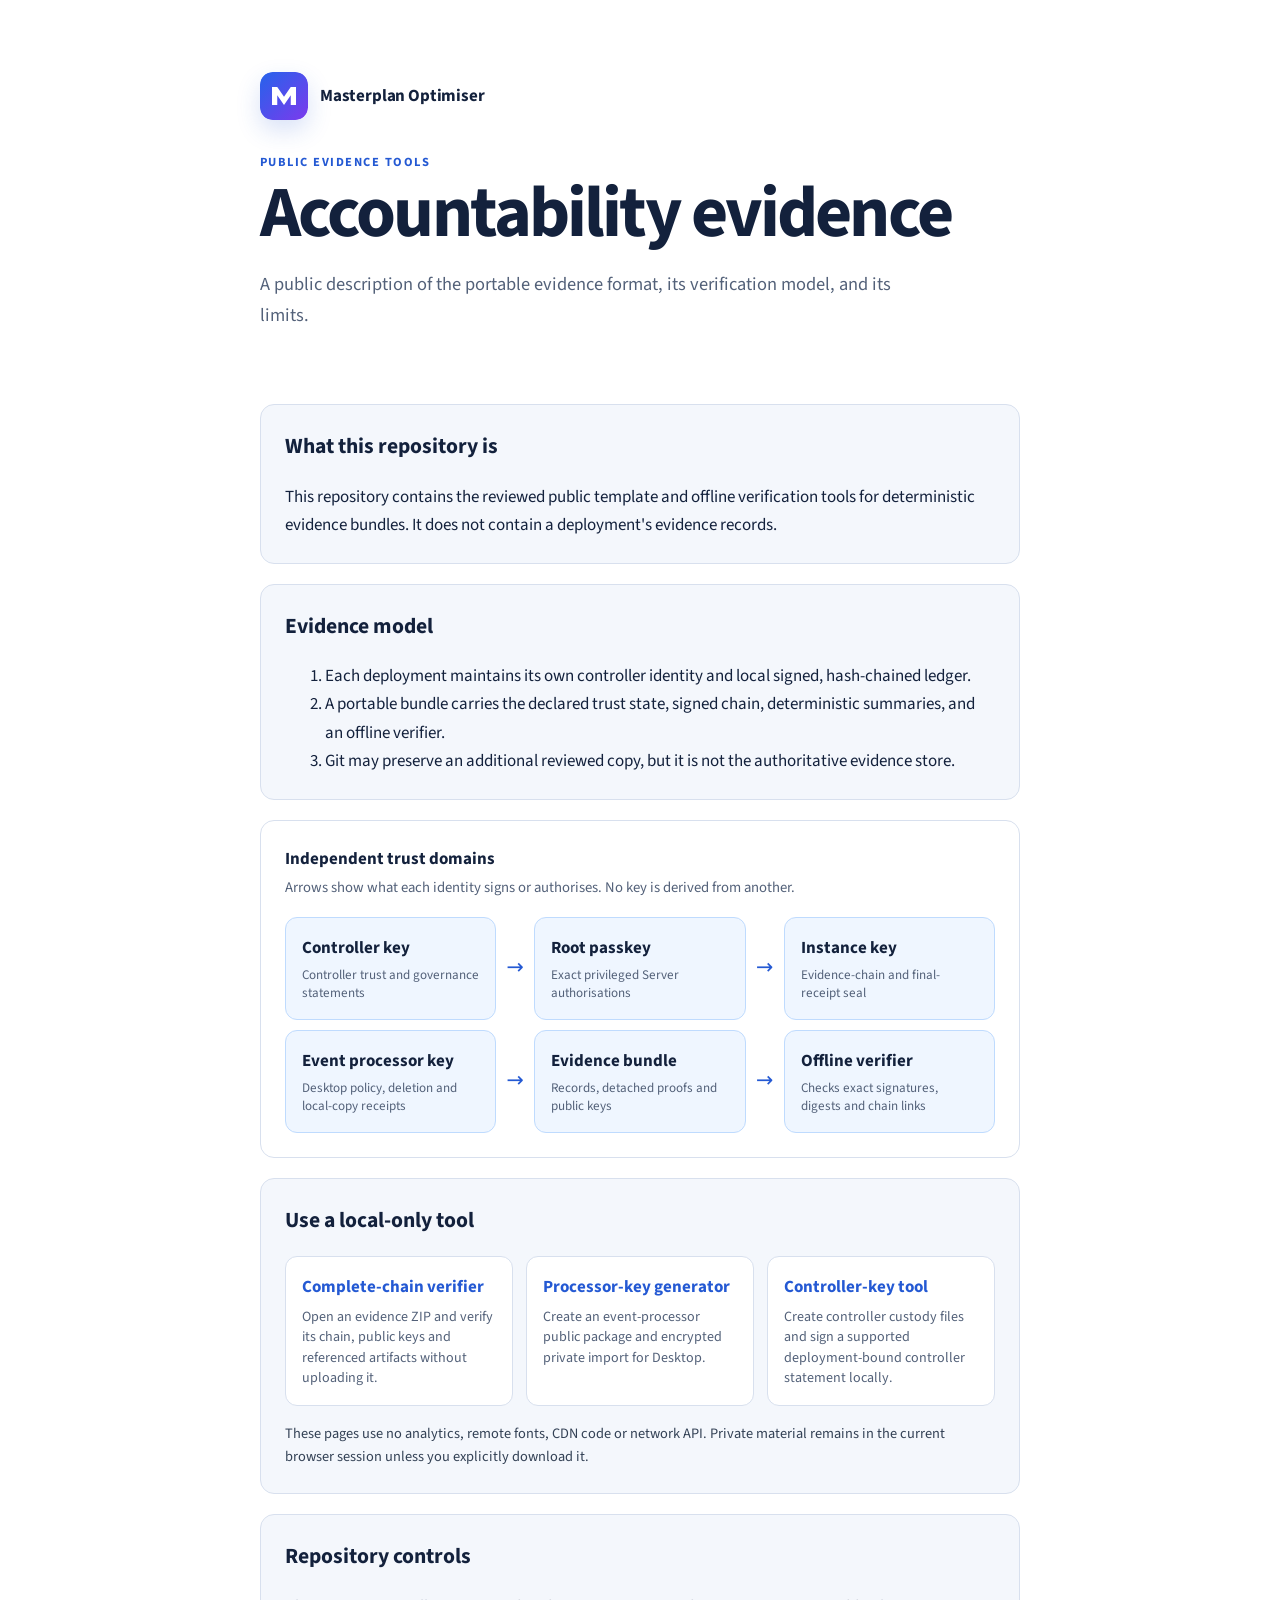
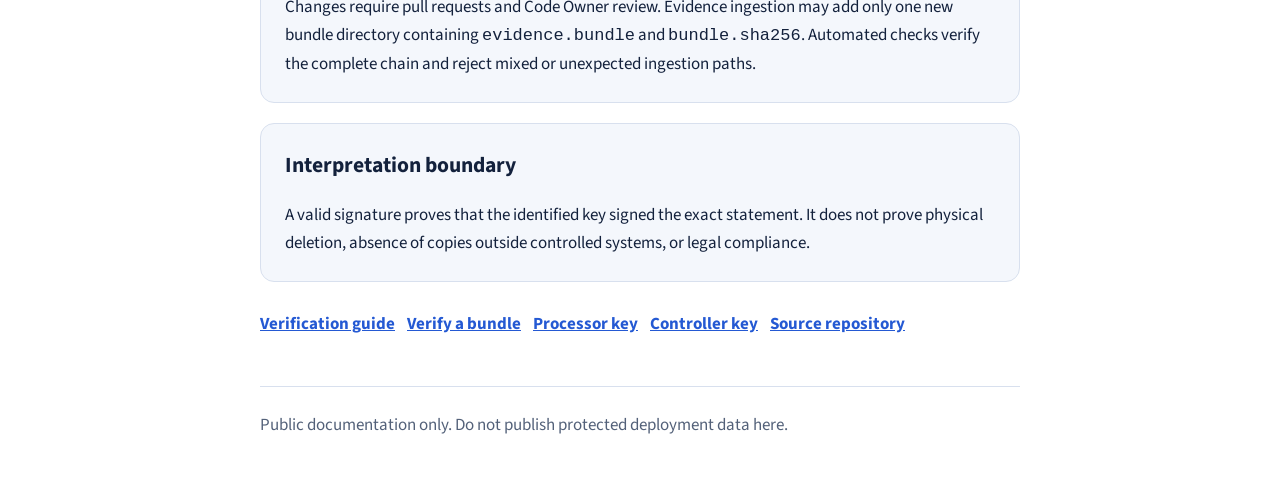
<file: docs/index.html>
<!doctype html>
<html lang="en">
  <head>
    <meta charset="utf-8">
    <meta name="viewport" content="width=device-width, initial-scale=1">
    <meta name="description" content="Masterplan Optimiser evidence archive format and verification documentation.">
    <title>Masterplan Optimiser Evidence</title>
    <link rel="stylesheet" href="styles.css">
  </head>
  <body>
    <header>
      <div class="brand"><img src="mp-opt-mark.svg" width="48" height="48" alt=""><span>Masterplan Optimiser</span></div>
      <p class="eyebrow">Public evidence tools</p>
      <h1>Accountability evidence</h1>
      <p class="lede">A public description of the portable evidence format, its verification model, and its limits.</p>
    </header>
    <main>
      <section>
        <h2>What this repository is</h2>
        <p>This repository contains the reviewed public template and offline verification tools for deterministic evidence bundles. It does not contain a deployment's evidence records.</p>
      </section>
      <section>
        <h2>Evidence model</h2>
        <ol>
          <li>Each deployment maintains its own controller identity and local signed, hash-chained ledger.</li>
          <li>A portable bundle carries the declared trust state, signed chain, deterministic summaries, and an offline verifier.</li>
          <li>Git may preserve an additional reviewed copy, but it is not the authoritative evidence store.</li>
        </ol>
      </section>
      <figure class="trust-map" aria-labelledby="trust-map-title">
        <figcaption><strong id="trust-map-title">Independent trust domains</strong><br><span>Arrows show what each identity signs or authorises. No key is derived from another.</span></figcaption>
        <div class="trust-grid">
          <div class="trust-node"><strong>Controller key</strong><span>Controller trust and governance statements</span></div>
          <div class="trust-arrow" aria-hidden="true">→</div>
          <div class="trust-node"><strong>Root passkey</strong><span>Exact privileged Server authorisations</span></div>
          <div class="trust-arrow" aria-hidden="true">→</div>
          <div class="trust-node"><strong>Instance key</strong><span>Evidence-chain and final-receipt seal</span></div>
          <div class="trust-node"><strong>Event processor key</strong><span>Desktop policy, deletion and local-copy receipts</span></div>
          <div class="trust-arrow" aria-hidden="true">→</div>
          <div class="trust-node"><strong>Evidence bundle</strong><span>Records, detached proofs and public keys</span></div>
          <div class="trust-arrow" aria-hidden="true">→</div>
          <div class="trust-node"><strong>Offline verifier</strong><span>Checks exact signatures, digests and chain links</span></div>
        </div>
      </figure>
      <section>
        <h2>Use a local-only tool</h2>
        <div class="tool-grid">
          <a class="tool-card" href="verify-evidence/"><strong>Complete-chain verifier</strong><span>Open an evidence ZIP and verify its chain, public keys and referenced artifacts without uploading it.</span></a>
          <a class="tool-card" href="processor-key/"><strong>Processor-key generator</strong><span>Create an event-processor public package and encrypted private import for Desktop.</span></a>
          <a class="tool-card" href="controller-key/"><strong>Controller-key tool</strong><span>Create controller custody files and sign a supported deployment-bound controller statement locally.</span></a>
        </div>
        <p class="local-only">These pages use no analytics, remote fonts, CDN code or network API. Private material remains in the current browser session unless you explicitly download it.</p>
      </section>
      <section>
        <h2>Repository controls</h2>
        <p>Changes require pull requests and Code Owner review. Evidence ingestion may add only one new bundle directory containing <code>evidence.bundle</code> and <code>bundle.sha256</code>. Automated checks verify the complete chain and reject mixed or unexpected ingestion paths.</p>
      </section>
      <section>
        <h2>Interpretation boundary</h2>
        <p>A valid signature proves that the identified key signed the exact statement. It does not prove physical deletion, absence of copies outside controlled systems, or legal compliance.</p>
      </section>
      <nav aria-label="Documentation links">
        <a href="verification.html">Verification guide</a>
        <a href="verify-evidence/">Verify a bundle</a>
        <a href="processor-key/">Processor key</a>
        <a href="controller-key/">Controller key</a>
        <a href="https://github.com/Brian-Funk/masterplanOptimiserV3---Evidence-Public">Source repository</a>
      </nav>
    </main>
    <footer>Public documentation only. Do not publish protected deployment data here.</footer>
  </body>
</html>
</file>
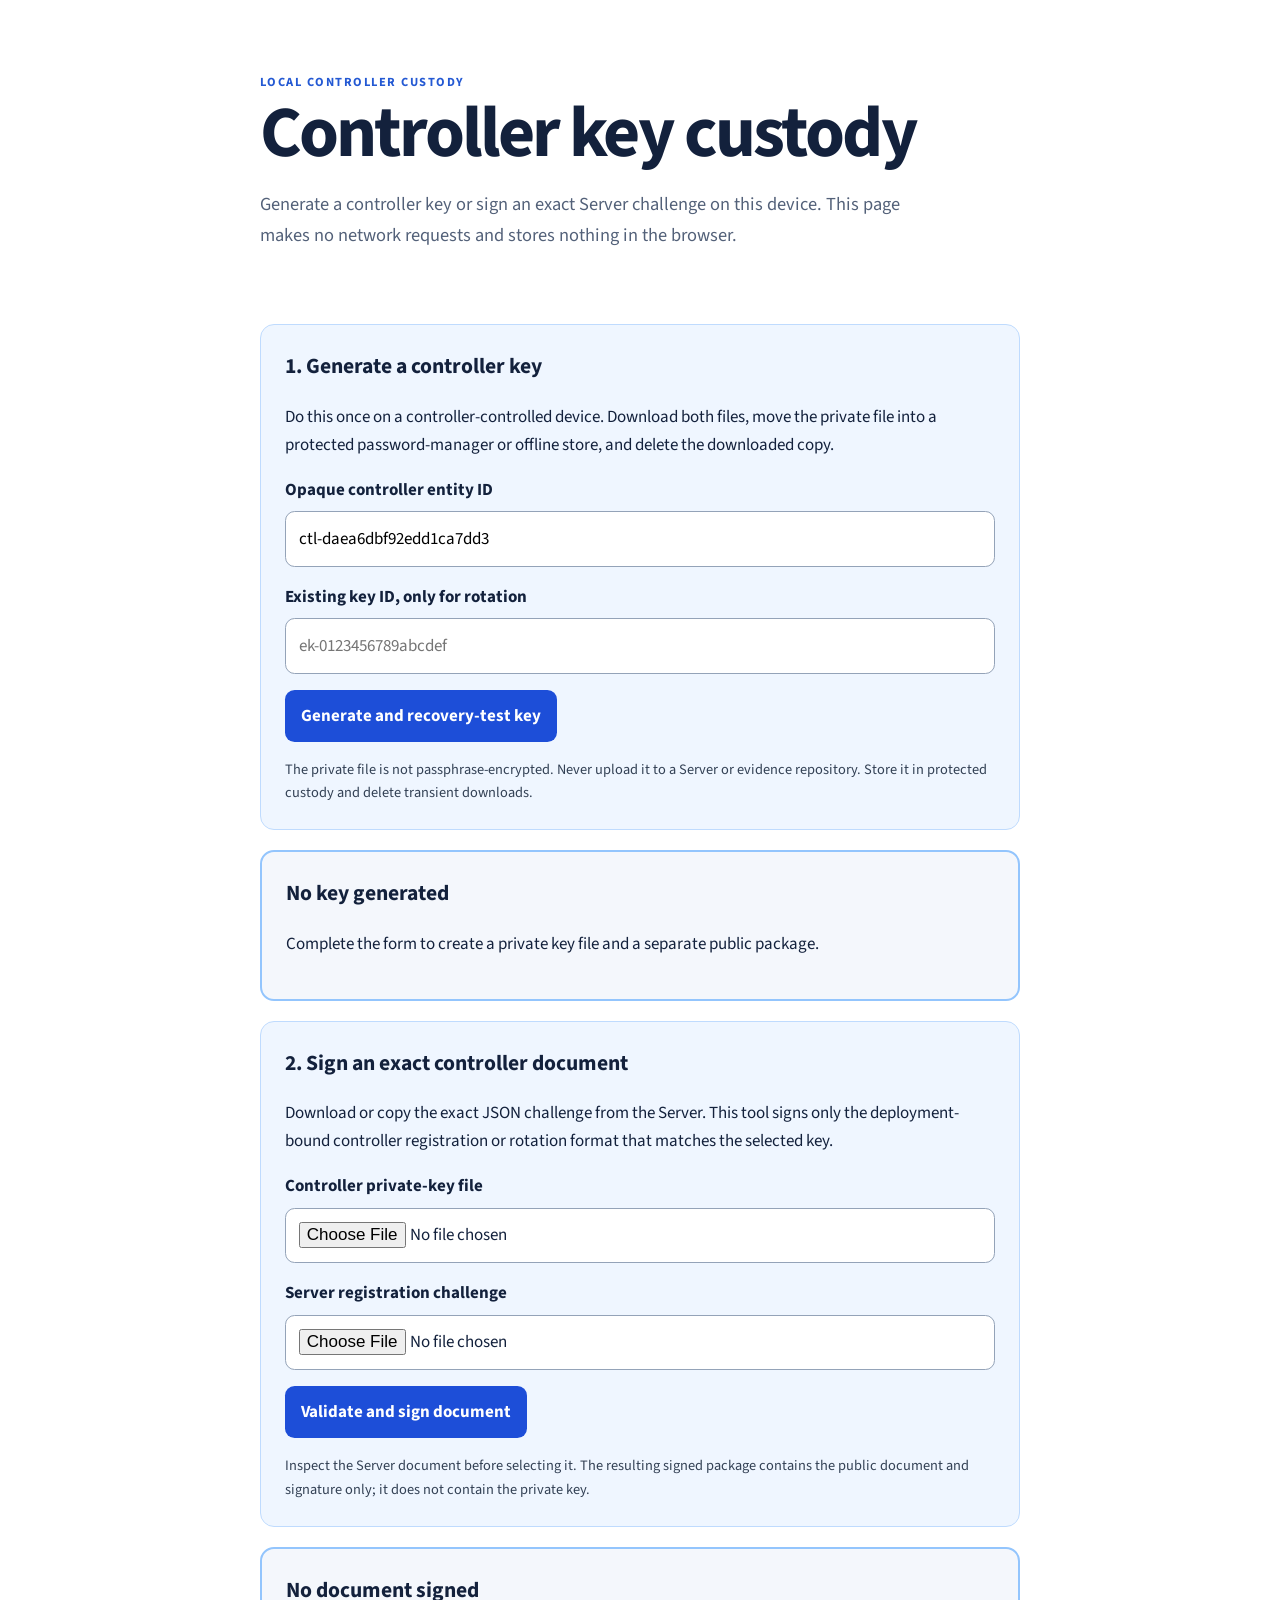
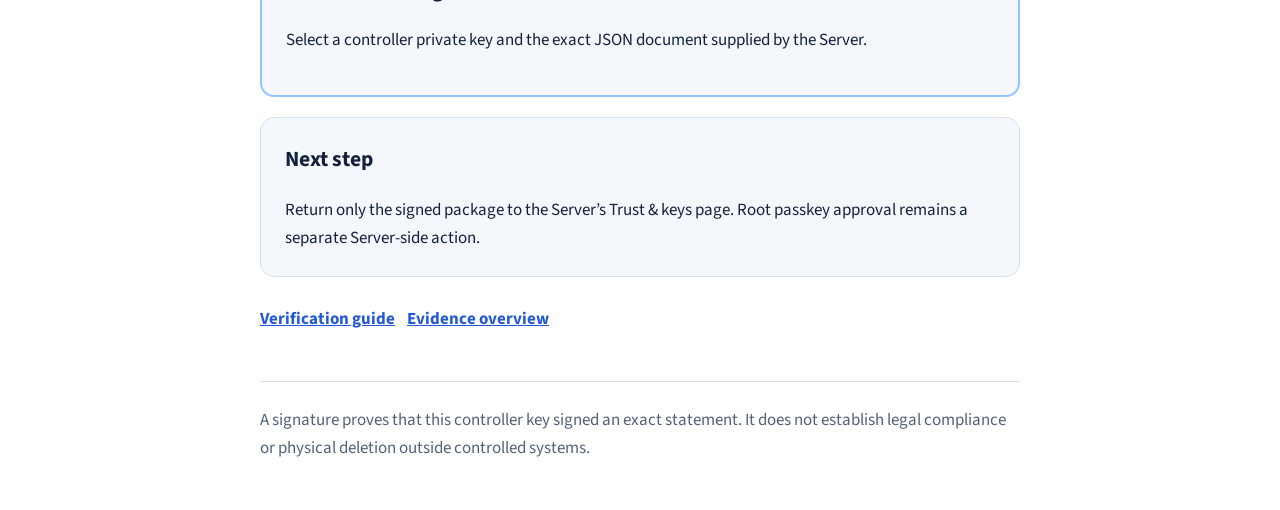
<file: docs/controller-key/index.html>
<!doctype html>
<html lang="en">
  <head>
    <meta charset="utf-8">
    <meta name="viewport" content="width=device-width, initial-scale=1">
    <meta name="description" content="Generate a local Masterplan Optimiser controller key and sign controller trust documents locally in this browser.">
    <meta http-equiv="Content-Security-Policy" content="default-src 'none'; style-src 'self'; script-src 'self'; img-src 'self'; connect-src 'none'; font-src 'self'; form-action 'none'; base-uri 'none'; frame-ancestors 'none'">
    <title>Controller key custody | Masterplan Optimiser Evidence</title>
    <link rel="stylesheet" href="../styles.css">
  </head>
  <body>
    <header>
      <p class="eyebrow">Local controller custody</p>
      <h1>Controller key custody</h1>
      <p class="lede">Generate a controller key or sign an exact Server challenge on this device. This page makes no network requests and stores nothing in the browser.</p>
    </header>
    <main>
      <section class="verifier-panel">
        <h2>1. Generate a controller key</h2>
        <p>Do this once on a controller-controlled device. Download both files, move the private file into a protected password-manager or offline store, and delete the downloaded copy.</p>
        <label class="file-picker">Opaque controller entity ID<input id="controller-id" maxlength="52" pattern="ctl-[a-z0-9]{8,48}" autocomplete="off"></label>
        <label class="file-picker">Existing key ID, only for rotation<input id="supersedes-key" pattern="ek-[0-9a-f]{16}" placeholder="ek-0123456789abcdef" autocomplete="off"></label>
        <button id="generate-button" type="button">Generate and recovery-test key</button>
        <p class="local-only">The private file is not passphrase-encrypted. Never upload it to a Server or evidence repository. Store it in protected custody and delete transient downloads.</p>
      </section>
      <section id="generation-result" class="verification-result pending" aria-live="polite">
        <h2 id="generation-title">No key generated</h2>
        <p id="generation-summary">Complete the form to create a private key file and a separate public package.</p>
        <dl id="generation-details" hidden>
          <dt>Controller</dt><dd id="generation-entity"></dd>
          <dt>Key</dt><dd id="generation-key"></dd>
          <dt>Fingerprint</dt><dd id="generation-fingerprint"></dd>
        </dl>
        <div id="generation-downloads" class="download-actions" hidden>
          <button id="private-download" type="button">Download private key</button>
          <button id="public-download" type="button">Download public package</button>
        </div>
      </section>

      <section class="verifier-panel">
        <h2>2. Sign an exact controller document</h2>
        <p>Download or copy the exact JSON challenge from the Server. This tool signs only the deployment-bound controller registration or rotation format that matches the selected key.</p>
        <label class="file-picker">Controller private-key file<input id="sign-private-file" type="file" accept="application/json,.json"></label>
        <label class="file-picker">Server registration challenge<input id="sign-document-file" type="file" accept="application/json,.json"></label>
        <button id="sign-button" type="button">Validate and sign document</button>
        <p class="local-only">Inspect the Server document before selecting it. The resulting signed package contains the public document and signature only; it does not contain the private key.</p>
      </section>
      <section id="signing-result" class="verification-result pending" aria-live="polite">
        <h2 id="signing-title">No document signed</h2>
        <p id="signing-summary">Select a controller private key and the exact JSON document supplied by the Server.</p>
        <dl id="signing-details" hidden>
          <dt>Document</dt><dd id="signing-format"></dd>
          <dt>Controller</dt><dd id="signing-entity"></dd>
          <dt>Key</dt><dd id="signing-key"></dd>
        </dl>
        <div id="signing-downloads" class="download-actions" hidden>
          <button id="proof-download" type="button">Download signed package</button>
        </div>
      </section>
      <section>
        <h2>Next step</h2>
        <p>Return only the signed package to the Server’s Trust &amp; keys page. Root passkey approval remains a separate Server-side action.</p>
      </section>
      <nav aria-label="Documentation links"><a href="../verification.html">Verification guide</a><a href="../index.html">Evidence overview</a></nav>
    </main>
    <footer>A signature proves that this controller key signed an exact statement. It does not establish legal compliance or physical deletion outside controlled systems.</footer>
    <script src="controller-key.js"></script>
  </body>
</html>
</file>
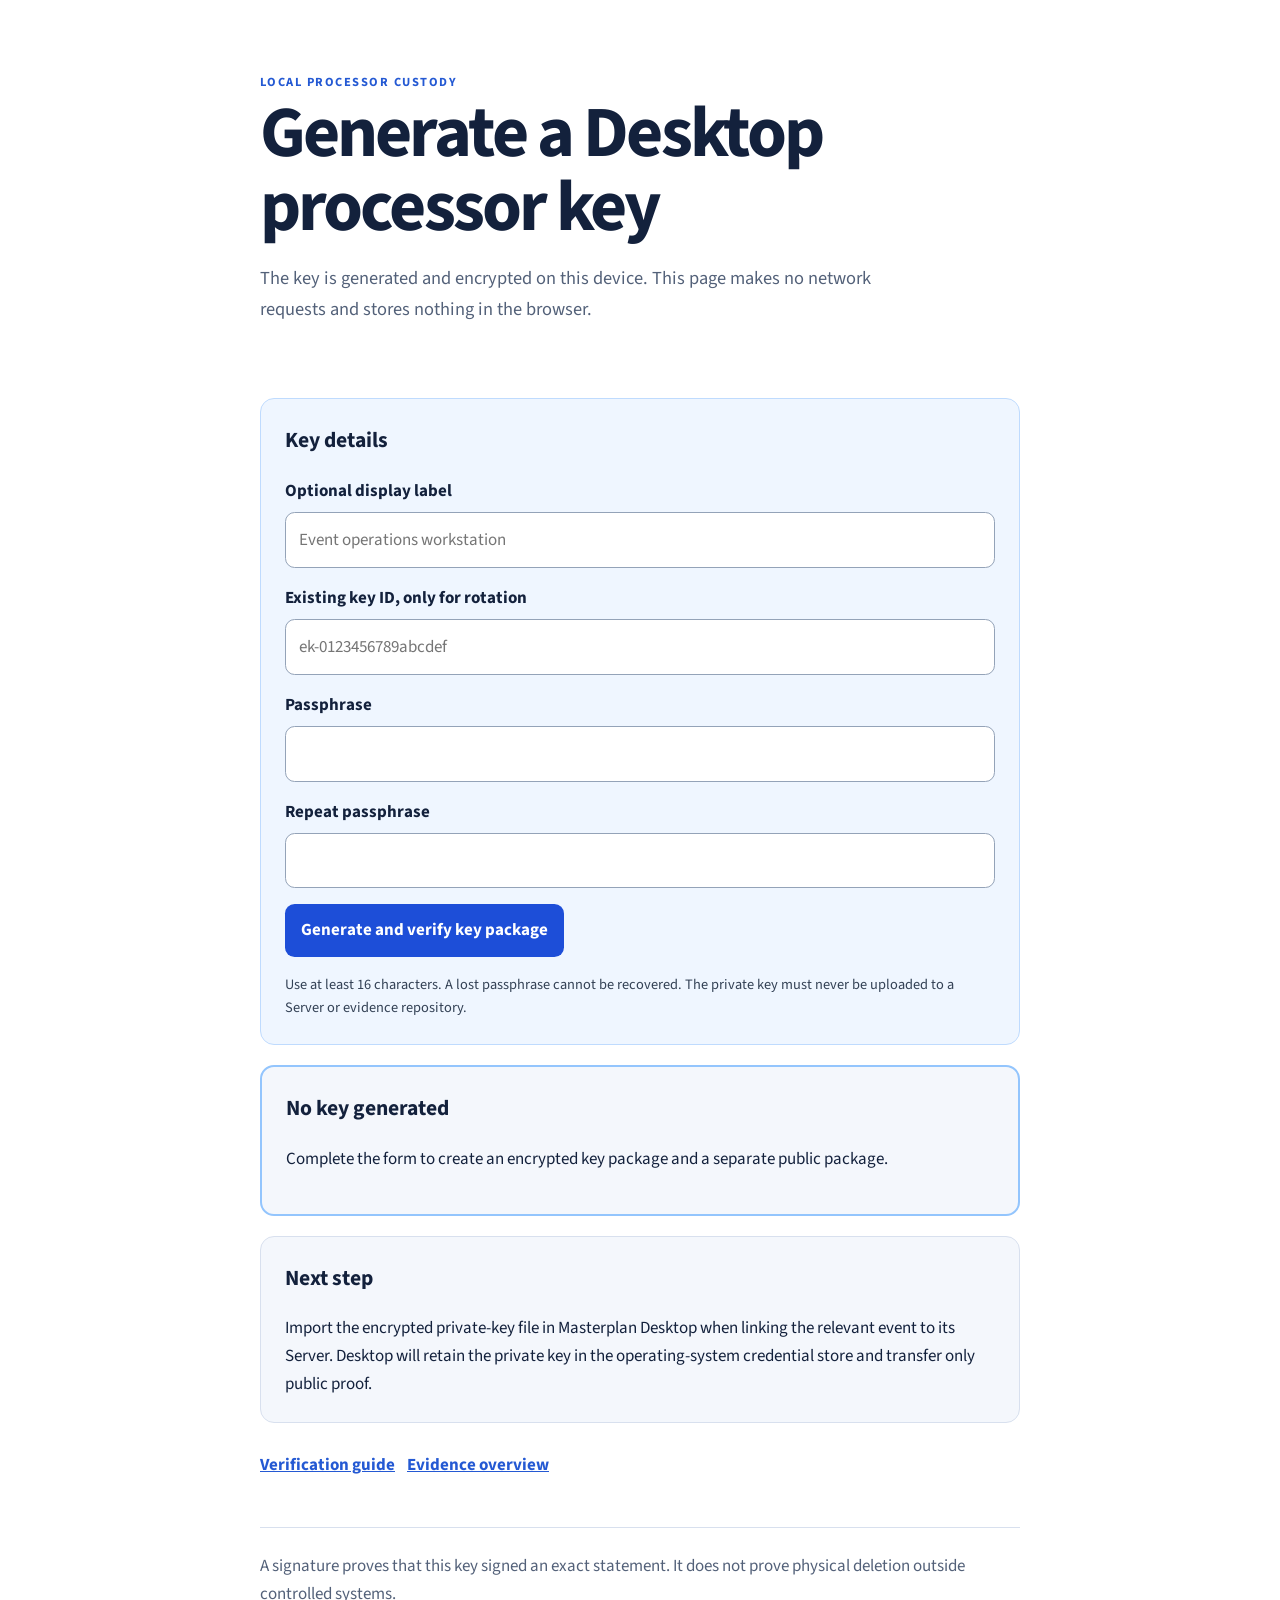
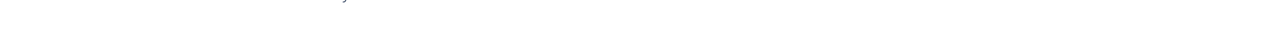
<file: docs/processor-key/index.html>
<!doctype html>
<html lang="en">
  <head>
    <meta charset="utf-8">
    <meta name="viewport" content="width=device-width, initial-scale=1">
    <meta name="description" content="Generate an encrypted Masterplan Optimiser Desktop processor key locally in this browser.">
    <meta http-equiv="Content-Security-Policy" content="default-src 'none'; style-src 'self'; script-src 'self'; img-src 'self'; connect-src 'none'; font-src 'self'; form-action 'none'; base-uri 'none'; frame-ancestors 'none'">
    <title>Processor key generator | Masterplan Optimiser Evidence</title>
    <link rel="stylesheet" href="../styles.css">
  </head>
  <body>
    <header>
      <p class="eyebrow">Local processor custody</p>
      <h1>Generate a Desktop processor key</h1>
      <p class="lede">The key is generated and encrypted on this device. This page makes no network requests and stores nothing in the browser.</p>
    </header>
    <main>
      <section class="verifier-panel">
        <h2>Key details</h2>
        <label class="file-picker">Optional display label<input id="display-label" maxlength="128" placeholder="Event operations workstation"></label>
        <label class="file-picker">Existing key ID, only for rotation<input id="supersedes-key" pattern="ek-[0-9a-f]{16}" placeholder="ek-0123456789abcdef"></label>
        <label class="file-picker">Passphrase<input id="passphrase" type="password" minlength="16" autocomplete="new-password"></label>
        <label class="file-picker">Repeat passphrase<input id="passphrase-repeat" type="password" minlength="16" autocomplete="new-password"></label>
        <button id="generate-button" type="button">Generate and verify key package</button>
        <p class="local-only">Use at least 16 characters. A lost passphrase cannot be recovered. The private key must never be uploaded to a Server or evidence repository.</p>
      </section>
      <section id="result" class="verification-result pending" aria-live="polite">
        <h2 id="result-title">No key generated</h2>
        <p id="result-summary">Complete the form to create an encrypted key package and a separate public package.</p>
        <dl id="result-details" hidden>
          <dt>Processor</dt><dd id="result-entity"></dd>
          <dt>Key</dt><dd id="result-key"></dd>
          <dt>Fingerprint</dt><dd id="result-fingerprint"></dd>
        </dl>
        <div id="downloads" class="download-actions" hidden>
          <button id="private-download" type="button">Download encrypted private key</button>
          <button id="public-download" type="button">Download public package</button>
        </div>
      </section>
      <section>
        <h2>Next step</h2>
        <p>Import the encrypted private-key file in Masterplan Desktop when linking the relevant event to its Server. Desktop will retain the private key in the operating-system credential store and transfer only public proof.</p>
      </section>
      <nav aria-label="Documentation links"><a href="../verification.html">Verification guide</a><a href="../index.html">Evidence overview</a></nav>
    </main>
    <footer>A signature proves that this key signed an exact statement. It does not prove physical deletion outside controlled systems.</footer>
    <script src="processor-key.js"></script>
  </body>
</html>
</file>
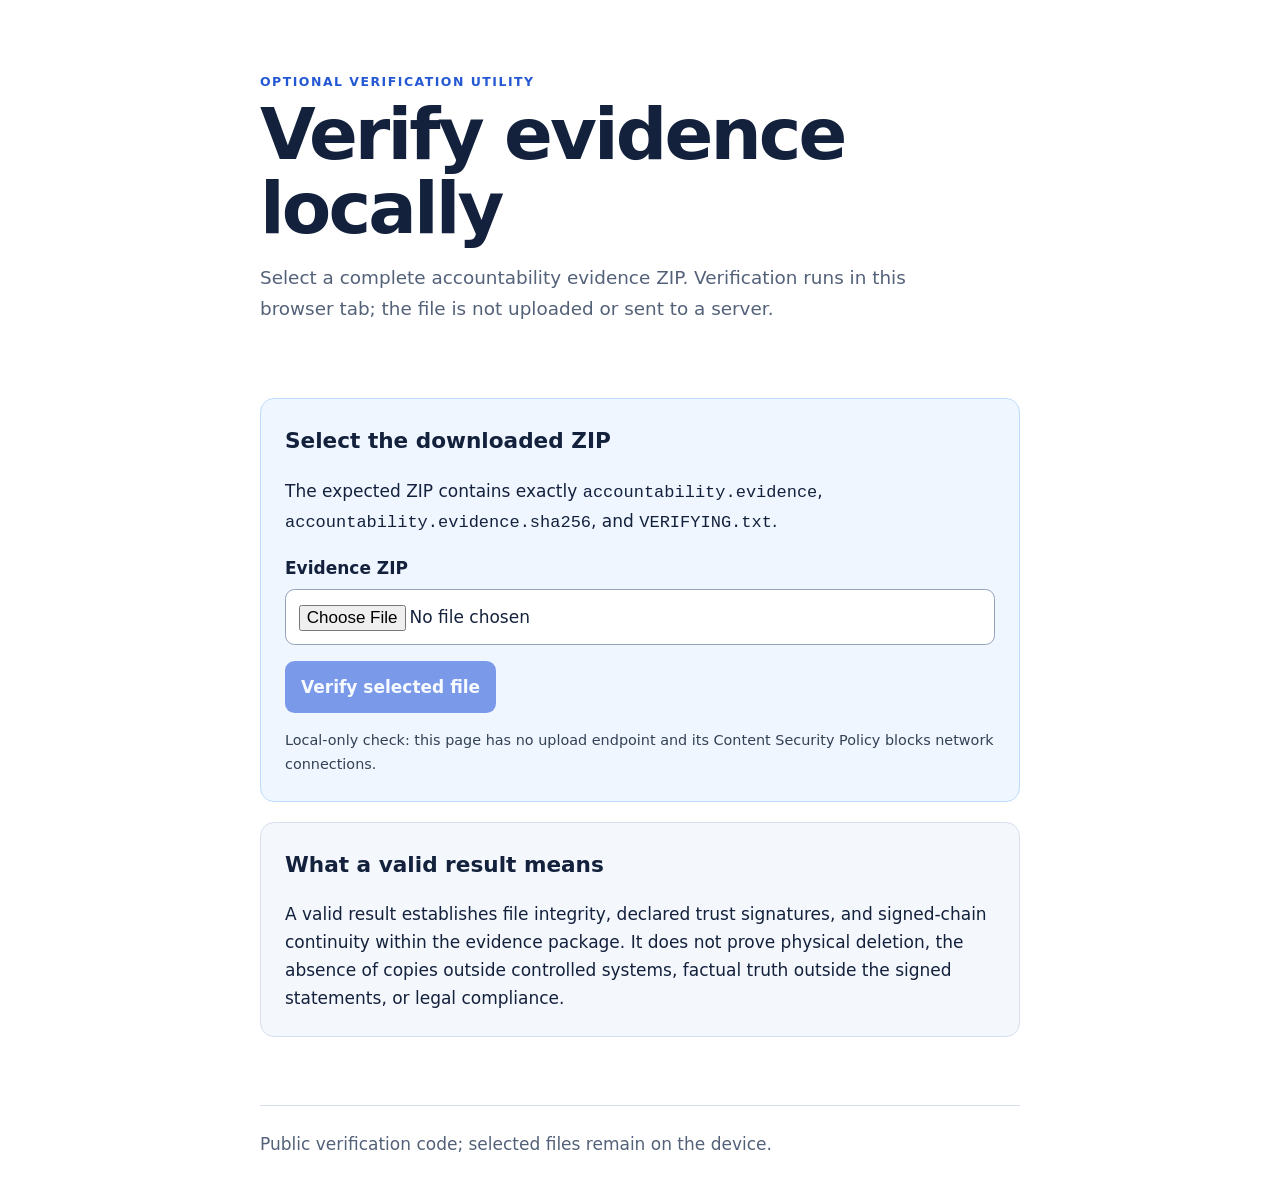
<file: docs/verify-evidence/index.html>
<!doctype html>
<html lang="en">
  <head>
    <meta charset="utf-8">
    <meta name="viewport" content="width=device-width, initial-scale=1">
    <meta name="robots" content="noindex,nofollow,noarchive">
    <meta name="description" content="Local verification of a Masterplan Optimiser accountability evidence ZIP.">
    <meta http-equiv="Content-Security-Policy" content="default-src 'none'; style-src 'self'; script-src 'self'; img-src 'self'; connect-src 'none'; form-action 'none'; base-uri 'none'; frame-ancestors 'none'">
    <title>Local evidence verifier | Masterplan Optimiser</title>
    <link rel="stylesheet" href="../styles.css">
  </head>
  <body>
    <header>
      <p class="eyebrow">Optional verification utility</p>
      <h1>Verify evidence locally</h1>
      <p class="lede">Select a complete accountability evidence ZIP. Verification runs in this browser tab; the file is not uploaded or sent to a server.</p>
    </header>
    <main>
      <section class="verifier-panel" aria-labelledby="select-heading">
        <h2 id="select-heading">Select the downloaded ZIP</h2>
        <p>The expected ZIP contains exactly <code>accountability.evidence</code>, <code>accountability.evidence.sha256</code>, and <code>VERIFYING.txt</code>.</p>
        <label class="file-picker">
          <span>Evidence ZIP</span>
          <input id="evidence-file" type="file" accept="application/zip,.zip">
        </label>
        <button id="verify-button" type="button" disabled>Verify selected file</button>
        <p class="local-only">Local-only check: this page has no upload endpoint and its Content Security Policy blocks network connections.</p>
      </section>
      <section id="result" class="verification-result" aria-live="polite" aria-busy="false" hidden>
        <h2 id="result-title">Verification result</h2>
        <p id="result-summary"></p>
        <dl id="result-details"></dl>
        <ol id="result-checks"></ol>
      </section>
      <section>
        <h2>What a valid result means</h2>
        <p>A valid result establishes file integrity, declared trust signatures, and signed-chain continuity within the evidence package. It does not prove physical deletion, the absence of copies outside controlled systems, factual truth outside the signed statements, or legal compliance.</p>
      </section>
    </main>
    <footer>Public verification code; selected files remain on the device.</footer>
    <script src="verify-evidence.js"></script>
  </body>
</html>
</file>
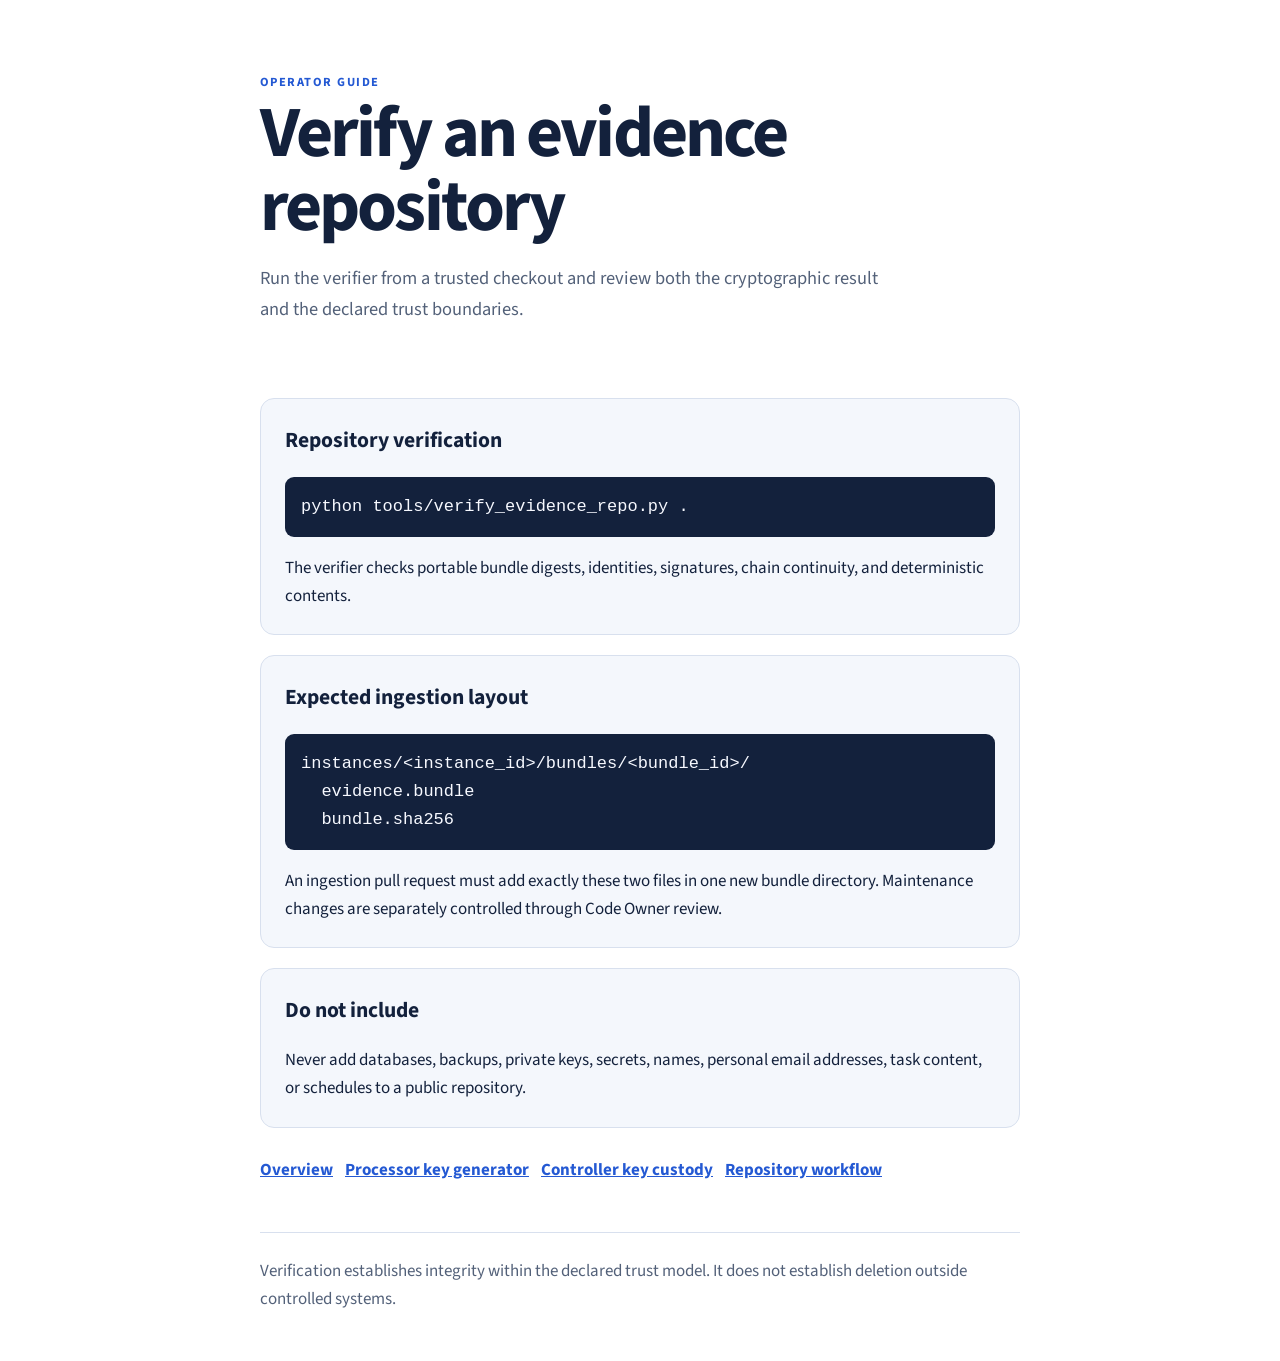
<file: docs/verification.html>
<!doctype html>
<html lang="en">
  <head>
    <meta charset="utf-8">
    <meta name="viewport" content="width=device-width, initial-scale=1">
    <meta name="description" content="How to verify a Masterplan Optimiser evidence repository.">
    <title>Verification guide | Masterplan Optimiser Evidence</title>
    <link rel="stylesheet" href="styles.css">
  </head>
  <body>
    <header>
      <p class="eyebrow">Operator guide</p>
      <h1>Verify an evidence repository</h1>
      <p class="lede">Run the verifier from a trusted checkout and review both the cryptographic result and the declared trust boundaries.</p>
    </header>
    <main>
      <section>
        <h2>Repository verification</h2>
        <pre><code>python tools/verify_evidence_repo.py .</code></pre>
        <p>The verifier checks portable bundle digests, identities, signatures, chain continuity, and deterministic contents.</p>
      </section>
      <section>
        <h2>Expected ingestion layout</h2>
        <pre><code>instances/&lt;instance_id&gt;/bundles/&lt;bundle_id&gt;/
  evidence.bundle
  bundle.sha256</code></pre>
        <p>An ingestion pull request must add exactly these two files in one new bundle directory. Maintenance changes are separately controlled through Code Owner review.</p>
      </section>
      <section>
        <h2>Do not include</h2>
        <p>Never add databases, backups, private keys, secrets, names, personal email addresses, task content, or schedules to a public repository.</p>
      </section>
      <nav aria-label="Documentation links">
        <a href="index.html">Overview</a>
        <a href="processor-key/">Processor key generator</a>
        <a href="controller-key/">Controller key custody</a>
        <a href="https://github.com/Brian-Funk/masterplanOptimiserV3---Evidence-Public/blob/main/README.md">Repository workflow</a>
      </nav>
    </main>
    <footer>Verification establishes integrity within the declared trust model. It does not establish deletion outside controlled systems.</footer>
  </body>
</html>
</file>
<file: docs/styles.css>
@font-face { font-family: "Source Sans 3"; font-style: normal; font-display: swap; font-weight: 400; src: url("fonts/source-sans-3-latin-400-normal.woff2") format("woff2"); }
@font-face { font-family: "Source Sans 3"; font-style: normal; font-display: swap; font-weight: 600; src: url("fonts/source-sans-3-latin-600-normal.woff2") format("woff2"); }
@font-face { font-family: "Source Sans 3"; font-style: normal; font-display: swap; font-weight: 700; src: url("fonts/source-sans-3-latin-700-normal.woff2") format("woff2"); }

:root {
  color-scheme: light;
  --ink: #13213c;
  --muted: #536179;
  --accent: #2459d3;
  --surface: #f4f7fc;
  --line: #d8e0ee;
}

* { box-sizing: border-box; }
[hidden] { display: none !important; }

body {
  margin: 0;
  color: var(--ink);
  background: #fff;
  font: 17px/1.65 "Source Sans 3", system-ui, -apple-system, BlinkMacSystemFont, "Segoe UI", sans-serif;
}

header, main, footer {
  width: min(760px, calc(100% - 40px));
  margin-inline: auto;
}

header { padding: 72px 0 36px; }
main { padding-bottom: 48px; }
footer { padding: 24px 0 48px; color: var(--muted); border-top: 1px solid var(--line); }

.eyebrow {
  margin: 0;
  color: var(--accent);
  font-size: .78rem;
  font-weight: 750;
  letter-spacing: .12em;
  text-transform: uppercase;
}

h1 { margin: .25rem 0 .5rem; font-size: clamp(2.25rem, 8vw, 4.5rem); line-height: 1.03; letter-spacing: -.04em; }
h2 { margin-top: 0; font-size: 1.35rem; }
.lede { max-width: 650px; color: var(--muted); font-size: 1.15rem; }

section {
  margin: 20px 0;
  padding: 24px;
  background: var(--surface);
  border: 1px solid var(--line);
  border-radius: 14px;
}

section p:last-child, section ol:last-child { margin-bottom: 0; }
code { font-family: ui-monospace, SFMono-Regular, Consolas, monospace; }
pre { overflow-x: auto; padding: 16px; color: #f7f9ff; background: var(--ink); border-radius: 9px; }
nav { display: flex; flex-wrap: wrap; gap: 12px; margin-top: 28px; }
a { color: var(--accent); font-weight: 650; }

.brand { display: flex; align-items: center; gap: .75rem; margin-bottom: 2rem; font-weight: 750; letter-spacing: -.01em; }
.brand img { border-radius: .8rem; box-shadow: 0 10px 25px rgb(37 89 211 / .18); }
.trust-map { margin: 20px 0; padding: 24px; border: 1px solid var(--line); border-radius: 14px; }
.trust-map figcaption { margin-bottom: 1rem; }
.trust-map figcaption span { color: var(--muted); font-size: .92rem; }
.trust-grid { display: grid; grid-template-columns: 1fr auto 1fr auto 1fr; align-items: stretch; gap: .65rem; }
.trust-node { display: flex; min-width: 0; flex-direction: column; justify-content: center; padding: 1rem; border: 1px solid #bfdbfe; border-radius: .75rem; background: #eff6ff; }
.trust-node span { margin-top: .25rem; color: var(--muted); font-size: .82rem; line-height: 1.4; }
.trust-arrow { align-self: center; color: var(--accent); font-size: 1.3rem; }
.tool-grid { display: grid; grid-template-columns: repeat(3, 1fr); gap: .8rem; }
.tool-card { display: flex; flex-direction: column; padding: 1rem; border: 1px solid var(--line); border-radius: .75rem; background: #fff; text-decoration: none; }
.tool-card span { margin-top: .35rem; color: var(--muted); font-size: .88rem; font-weight: 400; line-height: 1.45; }
.tool-card:hover { border-color: var(--accent); }

.verifier-panel { border-color: #bfdbfe; background: #eff6ff; }
.file-picker { display: grid; gap: .45rem; margin: 1rem 0; font-weight: 700; }
.file-picker input, .file-picker textarea { width: 100%; padding: .8rem; border: 1px solid #94a3b8; border-radius: .6rem; background: #fff; font: inherit; font-weight: 400; }
button { border: 0; border-radius: .6rem; padding: .75rem 1rem; background: #1d4ed8; color: #fff; font: inherit; font-weight: 700; cursor: pointer; }
button:disabled { cursor: wait; opacity: .55; }
.download-actions { display: flex; flex-wrap: wrap; gap: .75rem; margin-top: 1rem; }
.local-only { margin-top: 1rem; color: #334155; font-size: .9rem; }
.verification-result { border-width: 2px; }
.verification-result.pending { border-color: #93c5fd; }
.verification-result.valid { border-color: #86efac; background: #f0fdf4; }
.verification-result.invalid { border-color: #fca5a5; background: #fef2f2; }
.verification-result dl { display: grid; grid-template-columns: minmax(9rem, 1fr) 3fr; gap: .45rem 1rem; }
.verification-result dt { font-weight: 700; }
.verification-result dd { margin: 0; overflow-wrap: anywhere; font-family: ui-monospace, SFMono-Regular, Consolas, monospace; font-size: .85rem; }
.verification-result li { margin: .35rem 0; }

@media (max-width: 520px) {
  header { padding-top: 48px; }
  section { padding: 20px; }
  .verification-result dl { grid-template-columns: 1fr; }
  .verification-result dd { margin-bottom: .5rem; }
}

@media (max-width: 760px) {
  .trust-grid, .tool-grid { grid-template-columns: 1fr; }
  .trust-arrow { transform: rotate(90deg); }
}

@media print {
  body { color: #000; background: #fff; }
  section, .trust-map, .trust-node, .tool-card { break-inside: avoid; box-shadow: none; }
}
</file>
